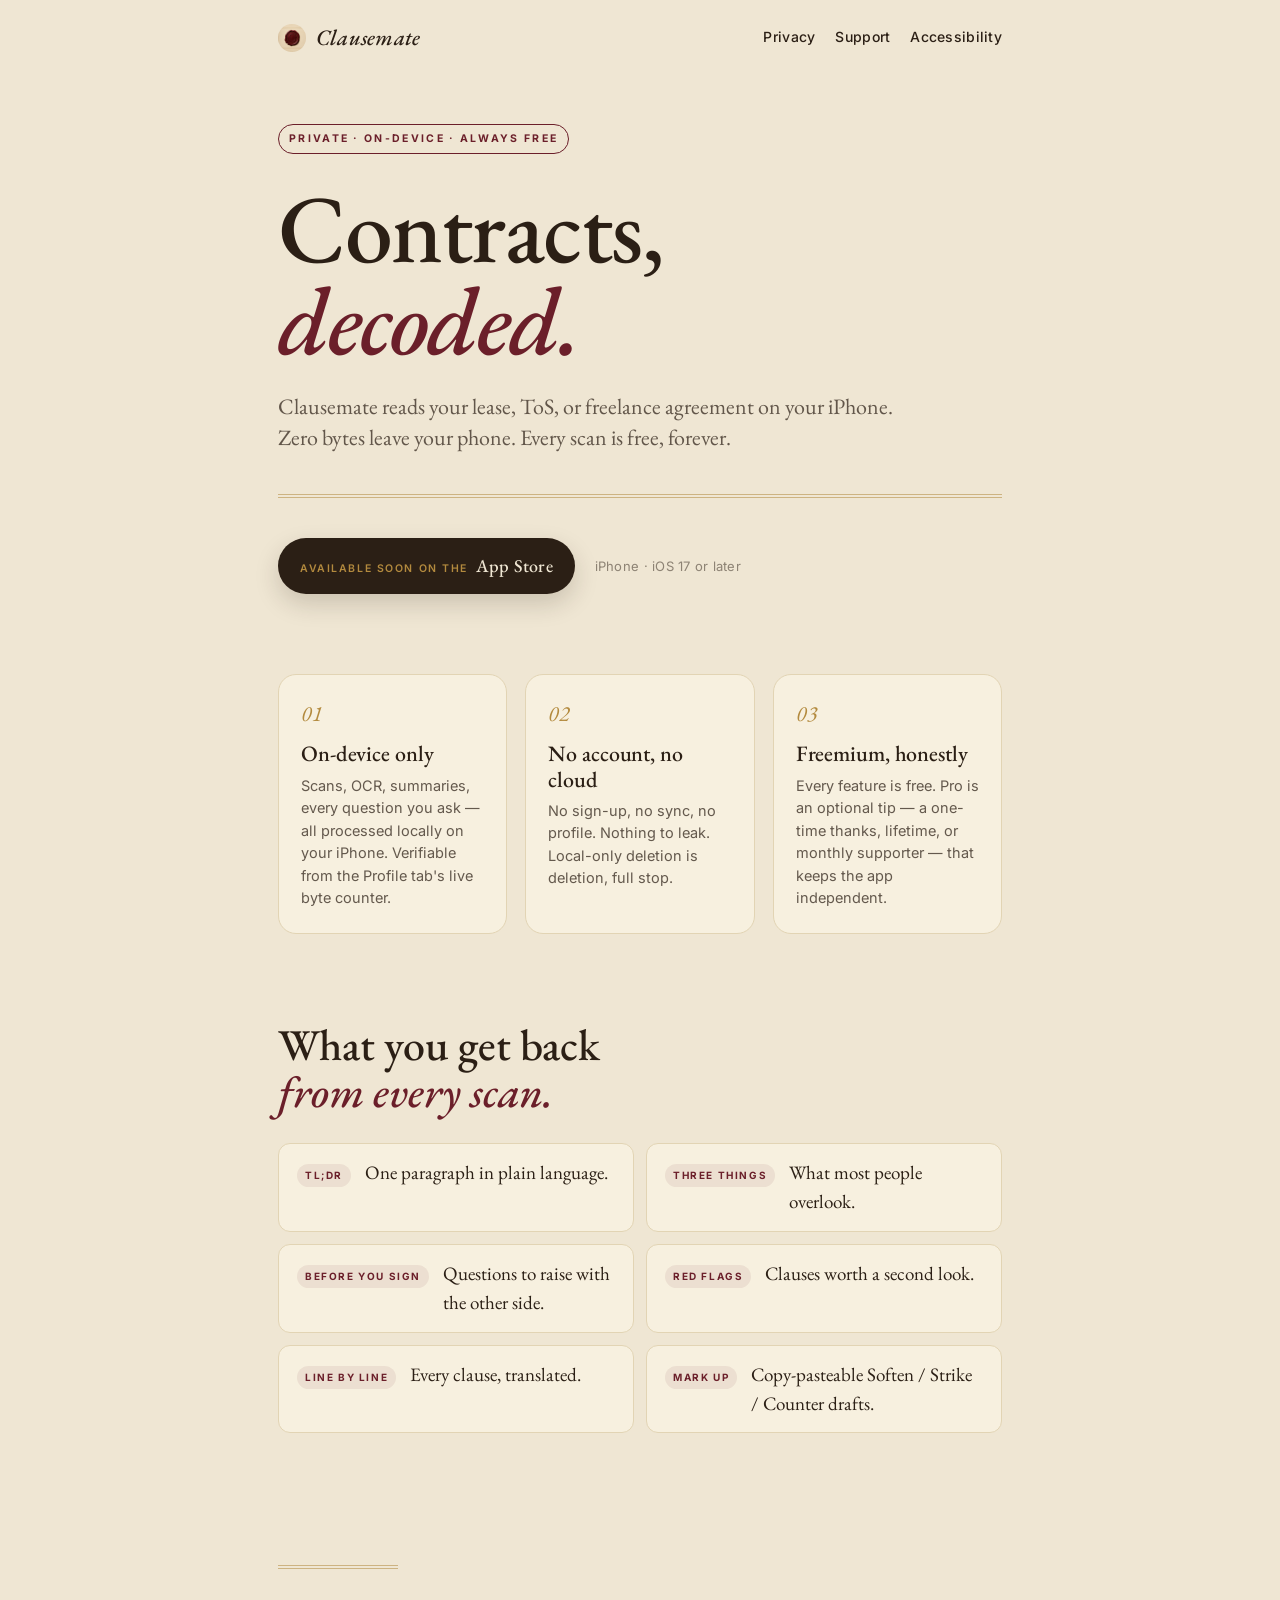
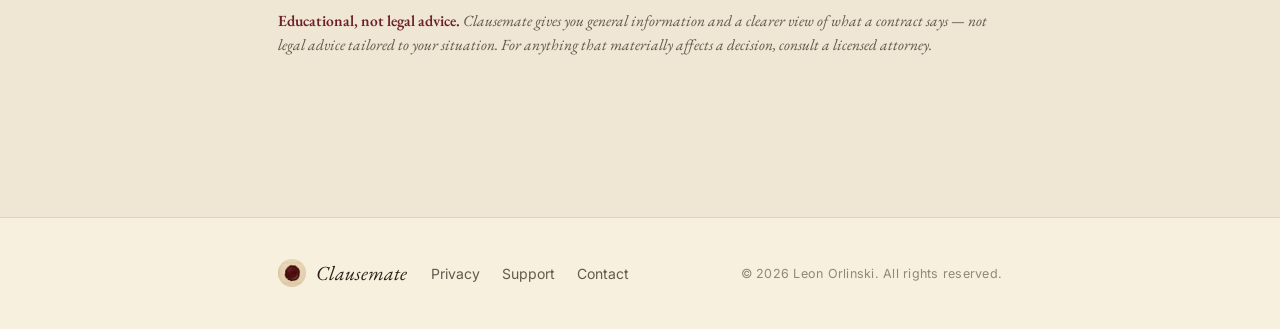
<file: index.html>
<!doctype html>
<html lang="en">
<head>
  <meta charset="utf-8">
  <meta name="viewport" content="width=device-width, initial-scale=1">
  <title>Clausemate — Contracts, decoded.</title>
  <meta name="description" content="Clausemate reads your lease, ToS, or freelance contract on-device. Zero bytes leave your phone. Every scan is free.">
  <link rel="icon" type="image/png" href="assets/icon.png">
  <link rel="apple-touch-icon" href="assets/icon.png">
  <link rel="preconnect" href="https://fonts.googleapis.com">
  <link rel="preconnect" href="https://fonts.gstatic.com" crossorigin>
  <link href="https://fonts.googleapis.com/css2?family=EB+Garamond:ital,wght@0,400;0,500;0,600;1,400&family=Inter:wght@400;500;600&display=swap" rel="stylesheet">
  <link rel="stylesheet" href="style.css">
</head>
<body>

  <header class="topbar">
    <div class="wrap">
      <a href="/" class="brand">
        <img src="assets/icon.png" alt="" class="seal-sm">
        <span class="brand-name">Clausemate</span>
      </a>
      <nav class="topnav">
        <a href="privacy.html">Privacy</a>
        <a href="support.html">Support</a>
        <a href="accessibility.html">Accessibility</a>
      </nav>
    </div>
  </header>

  <main>
    <section class="hero wrap">
      <span class="kicker">PRIVATE · ON-DEVICE · ALWAYS FREE</span>
      <h1 class="display">Contracts,<br><em>decoded.</em></h1>
      <p class="lede">
        Clausemate reads your lease, ToS, or freelance agreement on your iPhone.
        Zero bytes leave your phone. Every scan is free, forever.
      </p>
      <div class="rule"></div>
      <div class="cta-row">
        <a href="#" class="appstore" aria-label="Download on the App Store">
          <span class="appstore-caption">Available soon on the</span>
          <span class="appstore-name">App&nbsp;Store</span>
        </a>
        <span class="cta-note">iPhone · iOS&nbsp;17&nbsp;or&nbsp;later</span>
      </div>
    </section>

    <section class="promises wrap">
      <article class="promise">
        <span class="promise-num">01</span>
        <h3>On-device only</h3>
        <p>Scans, OCR, summaries, every question you ask — all processed locally on your iPhone. Verifiable from the Profile tab's live byte counter.</p>
      </article>
      <article class="promise">
        <span class="promise-num">02</span>
        <h3>No account, no cloud</h3>
        <p>No sign-up, no sync, no profile. Nothing to leak. Local-only deletion is deletion, full stop.</p>
      </article>
      <article class="promise">
        <span class="promise-num">03</span>
        <h3>Freemium, honestly</h3>
        <p>Every feature is free. Pro is an optional tip — a one-time thanks, lifetime, or monthly supporter — that keeps the app independent.</p>
      </article>
    </section>

    <section class="what wrap">
      <h2 class="display-sm">What you get back<br><em>from every scan.</em></h2>
      <ul class="what-list">
        <li><span class="what-tag">TL;DR</span> One paragraph in plain language.</li>
        <li><span class="what-tag">THREE THINGS</span> What most people overlook.</li>
        <li><span class="what-tag">BEFORE YOU SIGN</span> Questions to raise with the other side.</li>
        <li><span class="what-tag">RED FLAGS</span> Clauses worth a second look.</li>
        <li><span class="what-tag">LINE BY LINE</span> Every clause, translated.</li>
        <li><span class="what-tag">MARK UP</span> Copy-pasteable Soften / Strike / Counter drafts.</li>
      </ul>
    </section>

    <section class="disclaimer wrap">
      <div class="rule short"></div>
      <p>
        <strong>Educational, not legal advice.</strong> Clausemate gives you general information and a clearer view of what a contract says — not legal advice tailored to your situation. For anything that materially affects a decision, consult a licensed attorney.
      </p>
    </section>
  </main>

  <footer class="site-footer">
    <div class="wrap foot-wrap">
      <div class="foot-mark">
        <img src="assets/icon.png" alt="" class="seal-sm">
        <span>Clausemate</span>
      </div>
      <nav class="foot-links">
        <a href="privacy.html">Privacy</a>
        <a href="support.html">Support</a>
        <a href="mailto:89leon@gmail.com">Contact</a>
      </nav>
      <p class="copyright">© 2026 Leon Orlinski. All rights reserved.</p>
    </div>
  </footer>

</body>
</html>
</file>
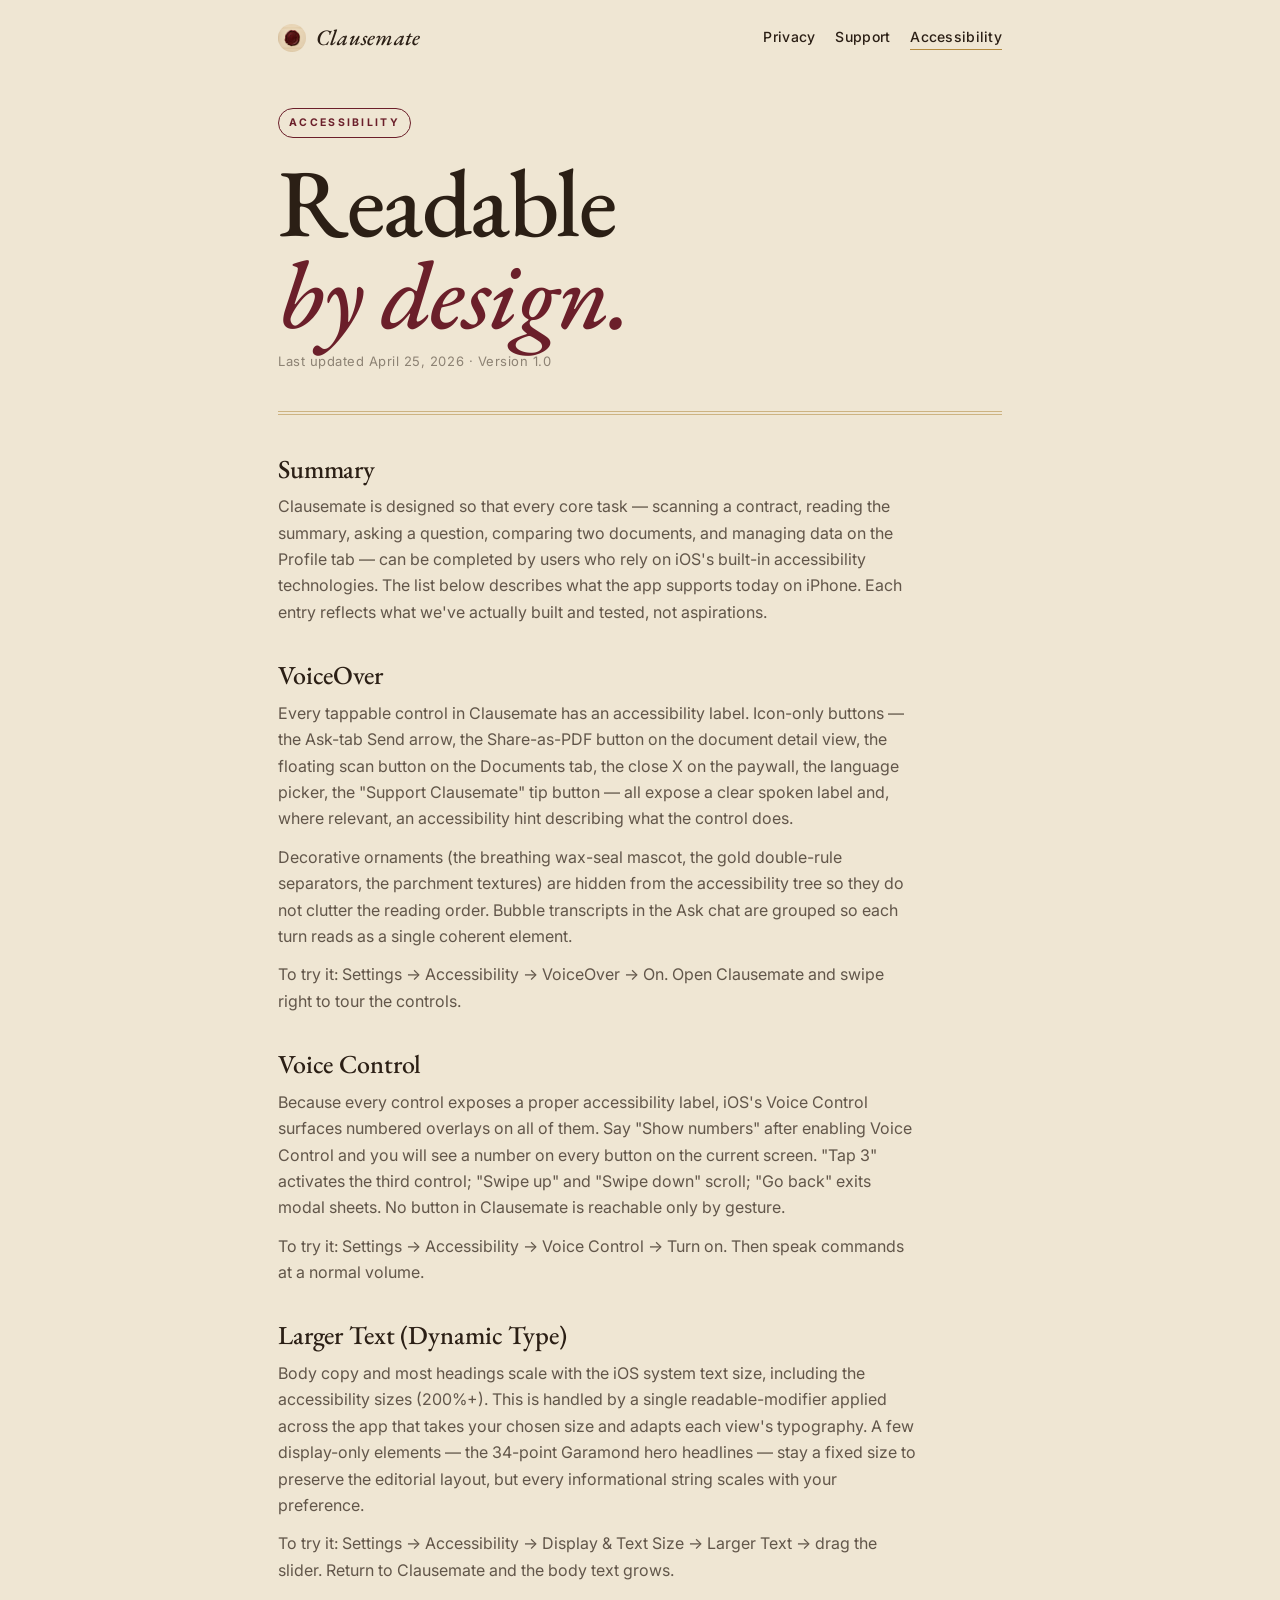
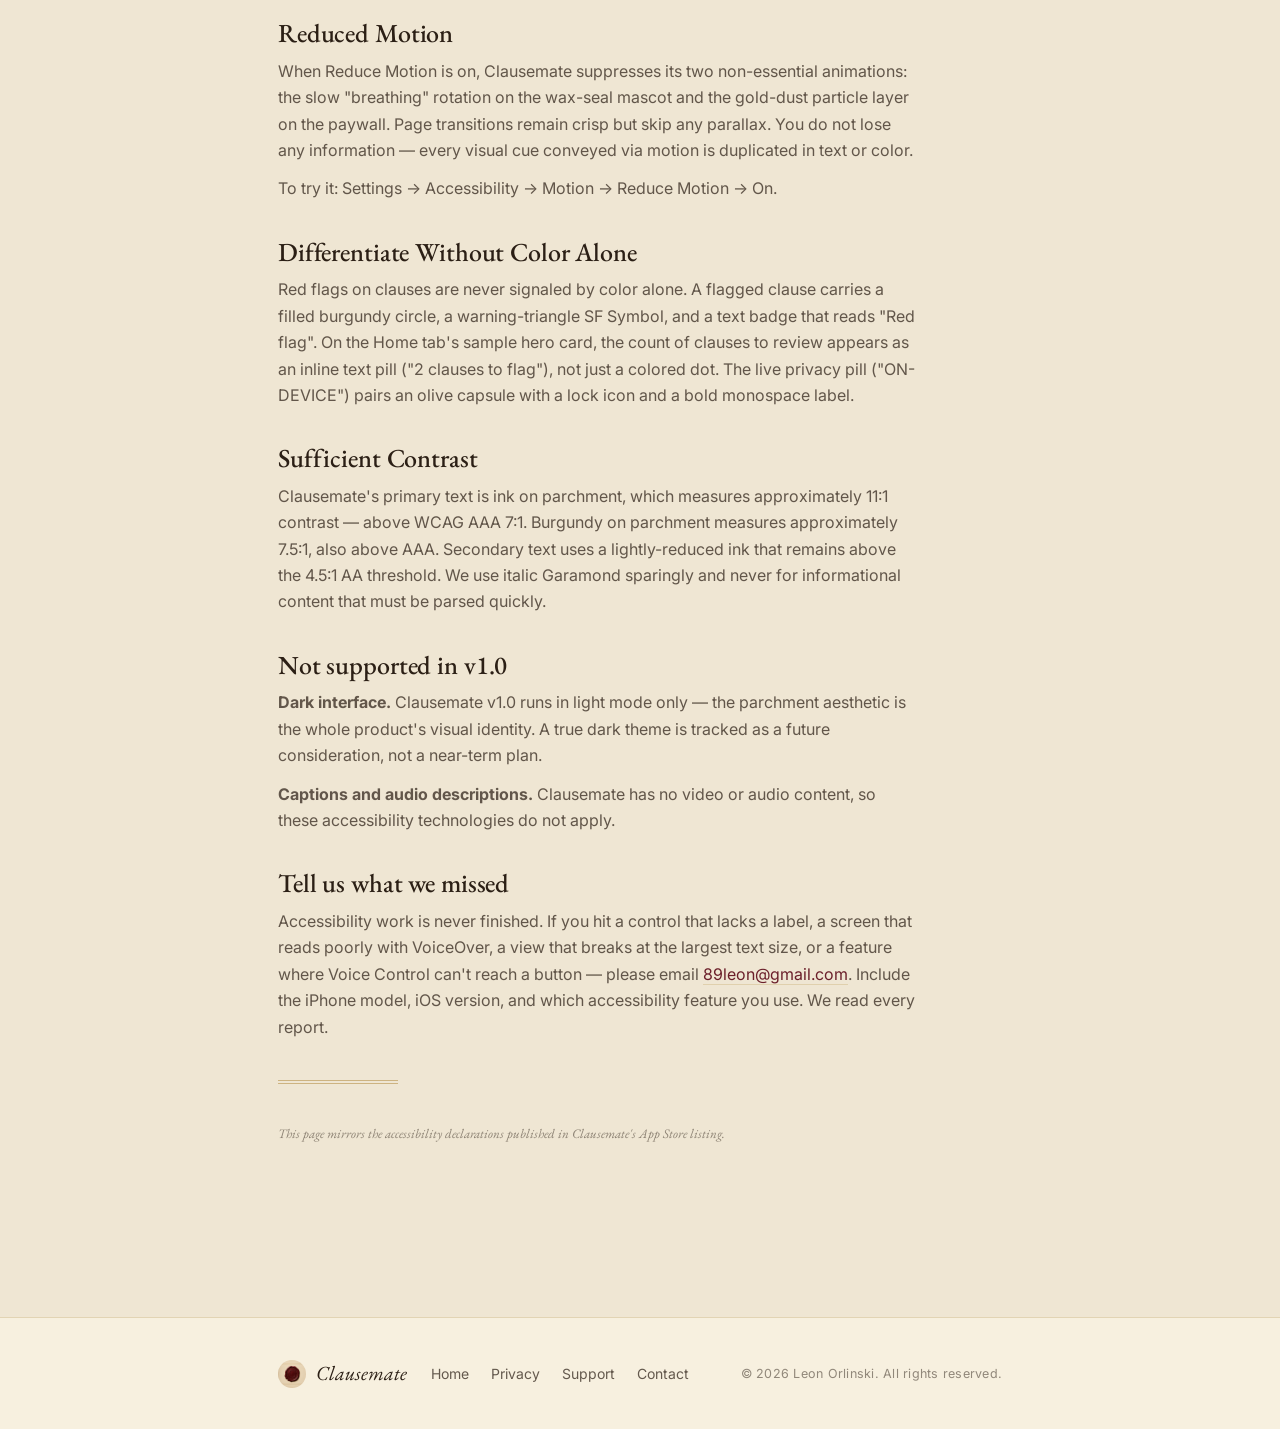
<file: accessibility.html>
<!doctype html>
<html lang="en">
<head>
  <meta charset="utf-8">
  <meta name="viewport" content="width=device-width, initial-scale=1">
  <title>Accessibility · Clausemate</title>
  <meta name="description" content="Clausemate on iPhone supports VoiceOver, Voice Control, Dynamic Type, Reduced Motion, Differentiate Without Color Alone, and Sufficient Contrast.">
  <link rel="icon" type="image/png" href="assets/icon.png">
  <link rel="preconnect" href="https://fonts.googleapis.com">
  <link rel="preconnect" href="https://fonts.gstatic.com" crossorigin>
  <link href="https://fonts.googleapis.com/css2?family=EB+Garamond:ital,wght@0,400;0,500;0,600;1,400&family=Inter:wght@400;500;600&display=swap" rel="stylesheet">
  <link rel="stylesheet" href="style.css">
</head>
<body>

  <header class="topbar">
    <div class="wrap">
      <a href="/" class="brand">
        <img src="assets/icon.png" alt="" class="seal-sm">
        <span class="brand-name">Clausemate</span>
      </a>
      <nav class="topnav">
        <a href="privacy.html">Privacy</a>
        <a href="support.html">Support</a>
        <a href="accessibility.html" aria-current="page">Accessibility</a>
      </nav>
    </div>
  </header>

  <main class="doc wrap">
    <span class="kicker">ACCESSIBILITY</span>
    <h1 class="display">Readable<br><em>by design.</em></h1>
    <p class="doc-meta">Last updated April 25, 2026 · Version 1.0</p>

    <div class="rule"></div>

    <section class="doc-section">
      <h2>Summary</h2>
      <p>Clausemate is designed so that every core task — scanning a contract, reading the summary, asking a question, comparing two documents, and managing data on the Profile tab — can be completed by users who rely on iOS's built-in accessibility technologies. The list below describes what the app supports today on iPhone. Each entry reflects what we've actually built and tested, not aspirations.</p>
    </section>

    <section class="doc-section">
      <h2>VoiceOver</h2>
      <p>Every tappable control in Clausemate has an accessibility label. Icon-only buttons — the Ask-tab Send arrow, the Share-as-PDF button on the document detail view, the floating scan button on the Documents tab, the close X on the paywall, the language picker, the "Support Clausemate" tip button — all expose a clear spoken label and, where relevant, an accessibility hint describing what the control does.</p>
      <p>Decorative ornaments (the breathing wax-seal mascot, the gold double-rule separators, the parchment textures) are hidden from the accessibility tree so they do not clutter the reading order. Bubble transcripts in the Ask chat are grouped so each turn reads as a single coherent element.</p>
      <p>To try it: Settings → Accessibility → VoiceOver → On. Open Clausemate and swipe right to tour the controls.</p>
    </section>

    <section class="doc-section">
      <h2>Voice Control</h2>
      <p>Because every control exposes a proper accessibility label, iOS's Voice Control surfaces numbered overlays on all of them. Say "Show numbers" after enabling Voice Control and you will see a number on every button on the current screen. "Tap 3" activates the third control; "Swipe up" and "Swipe down" scroll; "Go back" exits modal sheets. No button in Clausemate is reachable only by gesture.</p>
      <p>To try it: Settings → Accessibility → Voice Control → Turn on. Then speak commands at a normal volume.</p>
    </section>

    <section class="doc-section">
      <h2>Larger Text (Dynamic Type)</h2>
      <p>Body copy and most headings scale with the iOS system text size, including the accessibility sizes (200%+). This is handled by a single readable-modifier applied across the app that takes your chosen size and adapts each view's typography. A few display-only elements — the 34-point Garamond hero headlines — stay a fixed size to preserve the editorial layout, but every informational string scales with your preference.</p>
      <p>To try it: Settings → Accessibility → Display & Text Size → Larger Text → drag the slider. Return to Clausemate and the body text grows.</p>
    </section>

    <section class="doc-section">
      <h2>Reduced Motion</h2>
      <p>When Reduce Motion is on, Clausemate suppresses its two non-essential animations: the slow "breathing" rotation on the wax-seal mascot and the gold-dust particle layer on the paywall. Page transitions remain crisp but skip any parallax. You do not lose any information — every visual cue conveyed via motion is duplicated in text or color.</p>
      <p>To try it: Settings → Accessibility → Motion → Reduce Motion → On.</p>
    </section>

    <section class="doc-section">
      <h2>Differentiate Without Color Alone</h2>
      <p>Red flags on clauses are never signaled by color alone. A flagged clause carries a filled burgundy circle, a warning-triangle SF Symbol, and a text badge that reads "Red flag". On the Home tab's sample hero card, the count of clauses to review appears as an inline text pill ("2 clauses to flag"), not just a colored dot. The live privacy pill ("ON-DEVICE") pairs an olive capsule with a lock icon and a bold monospace label.</p>
    </section>

    <section class="doc-section">
      <h2>Sufficient Contrast</h2>
      <p>Clausemate's primary text is ink on parchment, which measures approximately 11:1 contrast — above WCAG AAA 7:1. Burgundy on parchment measures approximately 7.5:1, also above AAA. Secondary text uses a lightly-reduced ink that remains above the 4.5:1 AA threshold. We use italic Garamond sparingly and never for informational content that must be parsed quickly.</p>
    </section>

    <section class="doc-section">
      <h2>Not supported in v1.0</h2>
      <p><strong>Dark interface.</strong> Clausemate v1.0 runs in light mode only — the parchment aesthetic is the whole product's visual identity. A true dark theme is tracked as a future consideration, not a near-term plan.</p>
      <p><strong>Captions and audio descriptions.</strong> Clausemate has no video or audio content, so these accessibility technologies do not apply.</p>
    </section>

    <section class="doc-section">
      <h2>Tell us what we missed</h2>
      <p>Accessibility work is never finished. If you hit a control that lacks a label, a screen that reads poorly with VoiceOver, a view that breaks at the largest text size, or a feature where Voice Control can't reach a button — please email <a href="mailto:89leon@gmail.com?subject=Clausemate%20accessibility">89leon@gmail.com</a>. Include the iPhone model, iOS version, and which accessibility feature you use. We read every report.</p>
    </section>

    <div class="rule short"></div>
    <p class="doc-foot">This page mirrors the accessibility declarations published in Clausemate's App Store listing.</p>
  </main>

  <footer class="site-footer">
    <div class="wrap foot-wrap">
      <div class="foot-mark">
        <img src="assets/icon.png" alt="" class="seal-sm">
        <span>Clausemate</span>
      </div>
      <nav class="foot-links">
        <a href="/">Home</a>
        <a href="privacy.html">Privacy</a>
        <a href="support.html">Support</a>
        <a href="mailto:89leon@gmail.com">Contact</a>
      </nav>
      <p class="copyright">© 2026 Leon Orlinski. All rights reserved.</p>
    </div>
  </footer>

</body>
</html>
</file>
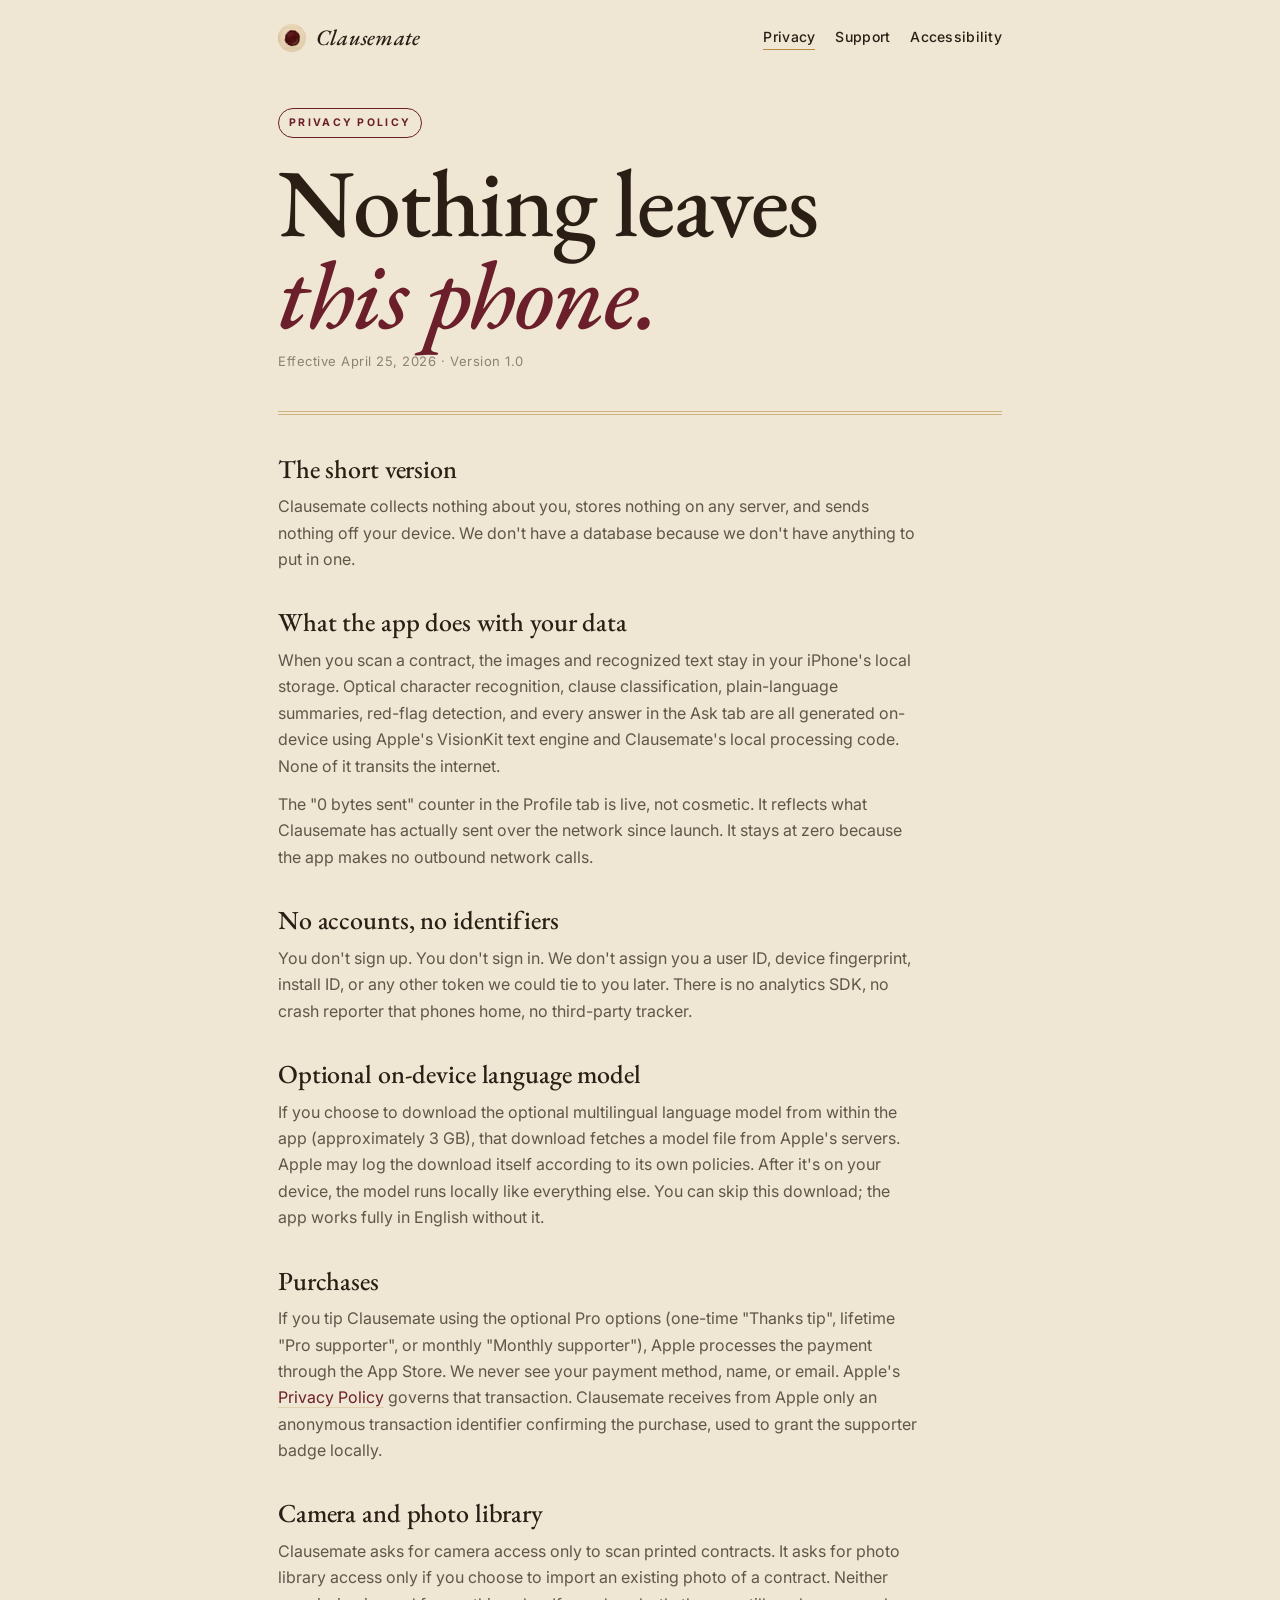
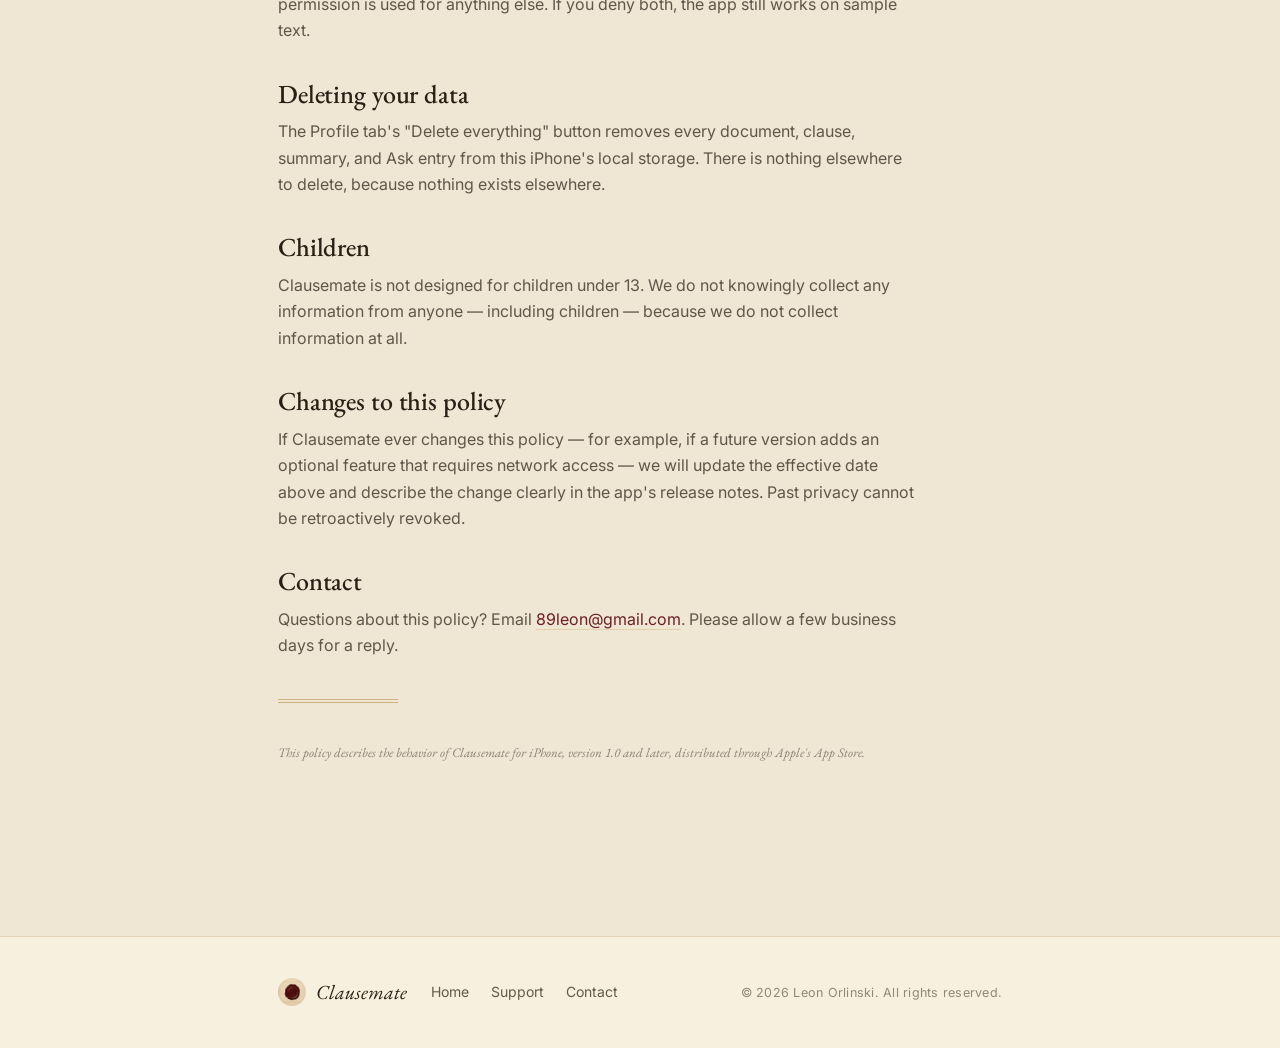
<file: privacy.html>
<!doctype html>
<html lang="en">
<head>
  <meta charset="utf-8">
  <meta name="viewport" content="width=device-width, initial-scale=1">
  <title>Privacy · Clausemate</title>
  <meta name="description" content="Clausemate does not collect any personal data. Every scan, summary, and question is processed on your iPhone. Zero bytes leave the device.">
  <link rel="icon" type="image/png" href="assets/icon.png">
  <link rel="preconnect" href="https://fonts.googleapis.com">
  <link rel="preconnect" href="https://fonts.gstatic.com" crossorigin>
  <link href="https://fonts.googleapis.com/css2?family=EB+Garamond:ital,wght@0,400;0,500;0,600;1,400&family=Inter:wght@400;500;600&display=swap" rel="stylesheet">
  <link rel="stylesheet" href="style.css">
</head>
<body>

  <header class="topbar">
    <div class="wrap">
      <a href="/" class="brand">
        <img src="assets/icon.png" alt="" class="seal-sm">
        <span class="brand-name">Clausemate</span>
      </a>
      <nav class="topnav">
        <a href="privacy.html" aria-current="page">Privacy</a>
        <a href="support.html">Support</a>
        <a href="accessibility.html">Accessibility</a>
      </nav>
    </div>
  </header>

  <main class="doc wrap">
    <span class="kicker">PRIVACY POLICY</span>
    <h1 class="display">Nothing leaves<br><em>this phone.</em></h1>
    <p class="doc-meta">Effective April 25, 2026 · Version 1.0</p>

    <div class="rule"></div>

    <section class="doc-section">
      <h2>The short version</h2>
      <p>Clausemate collects nothing about you, stores nothing on any server, and sends nothing off your device. We don't have a database because we don't have anything to put in one.</p>
    </section>

    <section class="doc-section">
      <h2>What the app does with your data</h2>
      <p>When you scan a contract, the images and recognized text stay in your iPhone's local storage. Optical character recognition, clause classification, plain-language summaries, red-flag detection, and every answer in the Ask tab are all generated on-device using Apple's VisionKit text engine and Clausemate's local processing code. None of it transits the internet.</p>
      <p>The "0 bytes sent" counter in the Profile tab is live, not cosmetic. It reflects what Clausemate has actually sent over the network since launch. It stays at zero because the app makes no outbound network calls.</p>
    </section>

    <section class="doc-section">
      <h2>No accounts, no identifiers</h2>
      <p>You don't sign up. You don't sign in. We don't assign you a user ID, device fingerprint, install ID, or any other token we could tie to you later. There is no analytics SDK, no crash reporter that phones home, no third-party tracker.</p>
    </section>

    <section class="doc-section">
      <h2>Optional on-device language model</h2>
      <p>If you choose to download the optional multilingual language model from within the app (approximately 3 GB), that download fetches a model file from Apple's servers. Apple may log the download itself according to its own policies. After it's on your device, the model runs locally like everything else. You can skip this download; the app works fully in English without it.</p>
    </section>

    <section class="doc-section">
      <h2>Purchases</h2>
      <p>If you tip Clausemate using the optional Pro options (one-time "Thanks tip", lifetime "Pro supporter", or monthly "Monthly supporter"), Apple processes the payment through the App Store. We never see your payment method, name, or email. Apple's <a href="https://www.apple.com/legal/privacy/">Privacy Policy</a> governs that transaction. Clausemate receives from Apple only an anonymous transaction identifier confirming the purchase, used to grant the supporter badge locally.</p>
    </section>

    <section class="doc-section">
      <h2>Camera and photo library</h2>
      <p>Clausemate asks for camera access only to scan printed contracts. It asks for photo library access only if you choose to import an existing photo of a contract. Neither permission is used for anything else. If you deny both, the app still works on sample text.</p>
    </section>

    <section class="doc-section">
      <h2>Deleting your data</h2>
      <p>The Profile tab's "Delete everything" button removes every document, clause, summary, and Ask entry from this iPhone's local storage. There is nothing elsewhere to delete, because nothing exists elsewhere.</p>
    </section>

    <section class="doc-section">
      <h2>Children</h2>
      <p>Clausemate is not designed for children under 13. We do not knowingly collect any information from anyone — including children — because we do not collect information at all.</p>
    </section>

    <section class="doc-section">
      <h2>Changes to this policy</h2>
      <p>If Clausemate ever changes this policy — for example, if a future version adds an optional feature that requires network access — we will update the effective date above and describe the change clearly in the app's release notes. Past privacy cannot be retroactively revoked.</p>
    </section>

    <section class="doc-section">
      <h2>Contact</h2>
      <p>Questions about this policy? Email <a href="mailto:89leon@gmail.com">89leon@gmail.com</a>. Please allow a few business days for a reply.</p>
    </section>

    <div class="rule short"></div>
    <p class="doc-foot">This policy describes the behavior of Clausemate for iPhone, version 1.0 and later, distributed through Apple's App Store.</p>
  </main>

  <footer class="site-footer">
    <div class="wrap foot-wrap">
      <div class="foot-mark">
        <img src="assets/icon.png" alt="" class="seal-sm">
        <span>Clausemate</span>
      </div>
      <nav class="foot-links">
        <a href="/">Home</a>
        <a href="support.html">Support</a>
        <a href="mailto:89leon@gmail.com">Contact</a>
      </nav>
      <p class="copyright">© 2026 Leon Orlinski. All rights reserved.</p>
    </div>
  </footer>

</body>
</html>
</file>
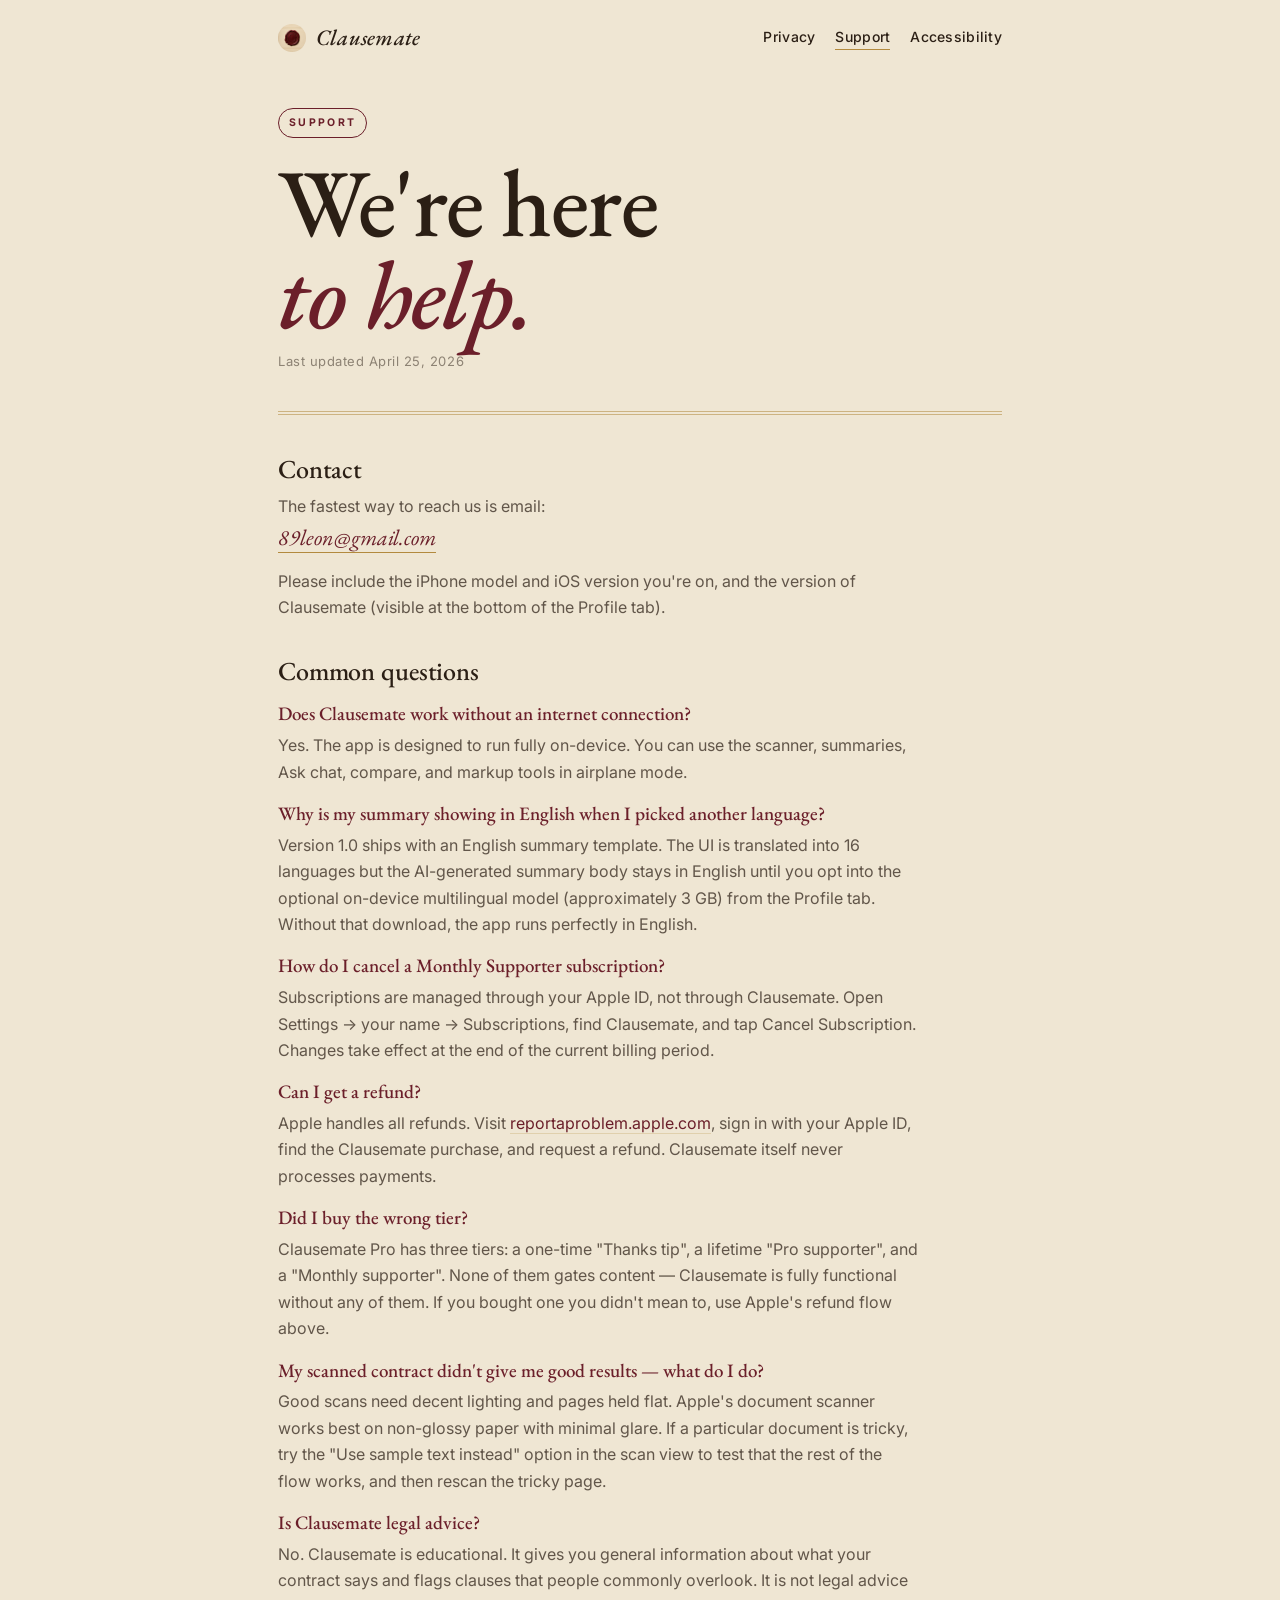
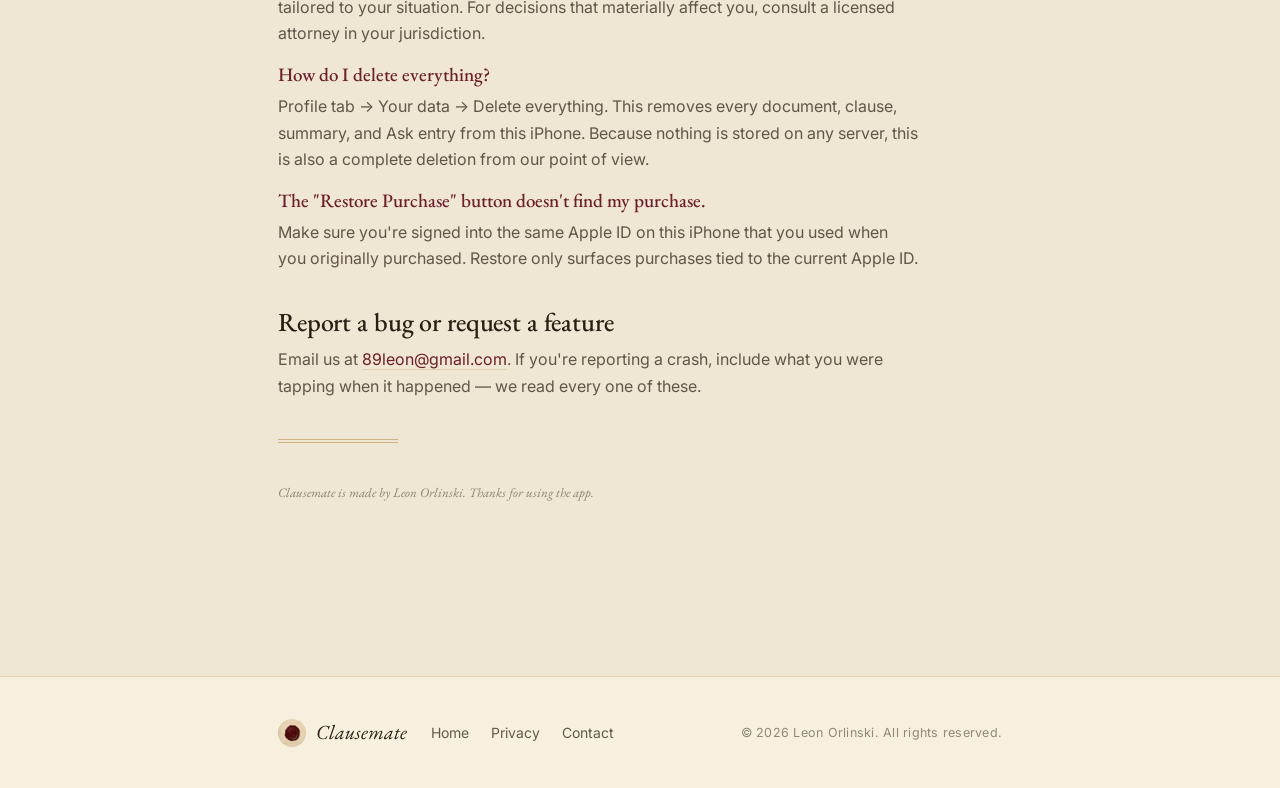
<file: support.html>
<!doctype html>
<html lang="en">
<head>
  <meta charset="utf-8">
  <meta name="viewport" content="width=device-width, initial-scale=1">
  <title>Support · Clausemate</title>
  <meta name="description" content="Support for Clausemate iPhone app. Common questions, troubleshooting, and how to contact us.">
  <link rel="icon" type="image/png" href="assets/icon.png">
  <link rel="preconnect" href="https://fonts.googleapis.com">
  <link rel="preconnect" href="https://fonts.gstatic.com" crossorigin>
  <link href="https://fonts.googleapis.com/css2?family=EB+Garamond:ital,wght@0,400;0,500;0,600;1,400&family=Inter:wght@400;500;600&display=swap" rel="stylesheet">
  <link rel="stylesheet" href="style.css">
</head>
<body>

  <header class="topbar">
    <div class="wrap">
      <a href="/" class="brand">
        <img src="assets/icon.png" alt="" class="seal-sm">
        <span class="brand-name">Clausemate</span>
      </a>
      <nav class="topnav">
        <a href="privacy.html">Privacy</a>
        <a href="support.html" aria-current="page">Support</a>
        <a href="accessibility.html">Accessibility</a>
      </nav>
    </div>
  </header>

  <main class="doc wrap">
    <span class="kicker">SUPPORT</span>
    <h1 class="display">We're here<br><em>to help.</em></h1>
    <p class="doc-meta">Last updated April 25, 2026</p>

    <div class="rule"></div>

    <section class="doc-section">
      <h2>Contact</h2>
      <p>The fastest way to reach us is email:<br>
      <a class="big-link" href="mailto:89leon@gmail.com?subject=Clausemate%20support">89leon@gmail.com</a></p>
      <p>Please include the iPhone model and iOS version you're on, and the version of Clausemate (visible at the bottom of the Profile tab).</p>
    </section>

    <section class="doc-section">
      <h2>Common questions</h2>

      <h3>Does Clausemate work without an internet connection?</h3>
      <p>Yes. The app is designed to run fully on-device. You can use the scanner, summaries, Ask chat, compare, and markup tools in airplane mode.</p>

      <h3>Why is my summary showing in English when I picked another language?</h3>
      <p>Version 1.0 ships with an English summary template. The UI is translated into 16 languages but the AI-generated summary body stays in English until you opt into the optional on-device multilingual model (approximately 3 GB) from the Profile tab. Without that download, the app runs perfectly in English.</p>

      <h3>How do I cancel a Monthly Supporter subscription?</h3>
      <p>Subscriptions are managed through your Apple ID, not through Clausemate. Open Settings → your name → Subscriptions, find Clausemate, and tap Cancel Subscription. Changes take effect at the end of the current billing period.</p>

      <h3>Can I get a refund?</h3>
      <p>Apple handles all refunds. Visit <a href="https://reportaproblem.apple.com">reportaproblem.apple.com</a>, sign in with your Apple ID, find the Clausemate purchase, and request a refund. Clausemate itself never processes payments.</p>

      <h3>Did I buy the wrong tier?</h3>
      <p>Clausemate Pro has three tiers: a one-time "Thanks tip", a lifetime "Pro supporter", and a "Monthly supporter". None of them gates content — Clausemate is fully functional without any of them. If you bought one you didn't mean to, use Apple's refund flow above.</p>

      <h3>My scanned contract didn't give me good results — what do I do?</h3>
      <p>Good scans need decent lighting and pages held flat. Apple's document scanner works best on non-glossy paper with minimal glare. If a particular document is tricky, try the "Use sample text instead" option in the scan view to test that the rest of the flow works, and then rescan the tricky page.</p>

      <h3>Is Clausemate legal advice?</h3>
      <p>No. Clausemate is educational. It gives you general information about what your contract says and flags clauses that people commonly overlook. It is not legal advice tailored to your situation. For decisions that materially affect you, consult a licensed attorney in your jurisdiction.</p>

      <h3>How do I delete everything?</h3>
      <p>Profile tab → Your data → Delete everything. This removes every document, clause, summary, and Ask entry from this iPhone. Because nothing is stored on any server, this is also a complete deletion from our point of view.</p>

      <h3>The "Restore Purchase" button doesn't find my purchase.</h3>
      <p>Make sure you're signed into the same Apple ID on this iPhone that you used when you originally purchased. Restore only surfaces purchases tied to the current Apple ID.</p>
    </section>

    <section class="doc-section">
      <h2>Report a bug or request a feature</h2>
      <p>Email us at <a href="mailto:89leon@gmail.com?subject=Clausemate%20bug%20report">89leon@gmail.com</a>. If you're reporting a crash, include what you were tapping when it happened — we read every one of these.</p>
    </section>

    <div class="rule short"></div>
    <p class="doc-foot">Clausemate is made by Leon Orlinski. Thanks for using the app.</p>
  </main>

  <footer class="site-footer">
    <div class="wrap foot-wrap">
      <div class="foot-mark">
        <img src="assets/icon.png" alt="" class="seal-sm">
        <span>Clausemate</span>
      </div>
      <nav class="foot-links">
        <a href="/">Home</a>
        <a href="privacy.html">Privacy</a>
        <a href="mailto:89leon@gmail.com">Contact</a>
      </nav>
      <p class="copyright">© 2026 Leon Orlinski. All rights reserved.</p>
    </div>
  </footer>

</body>
</html>
</file>
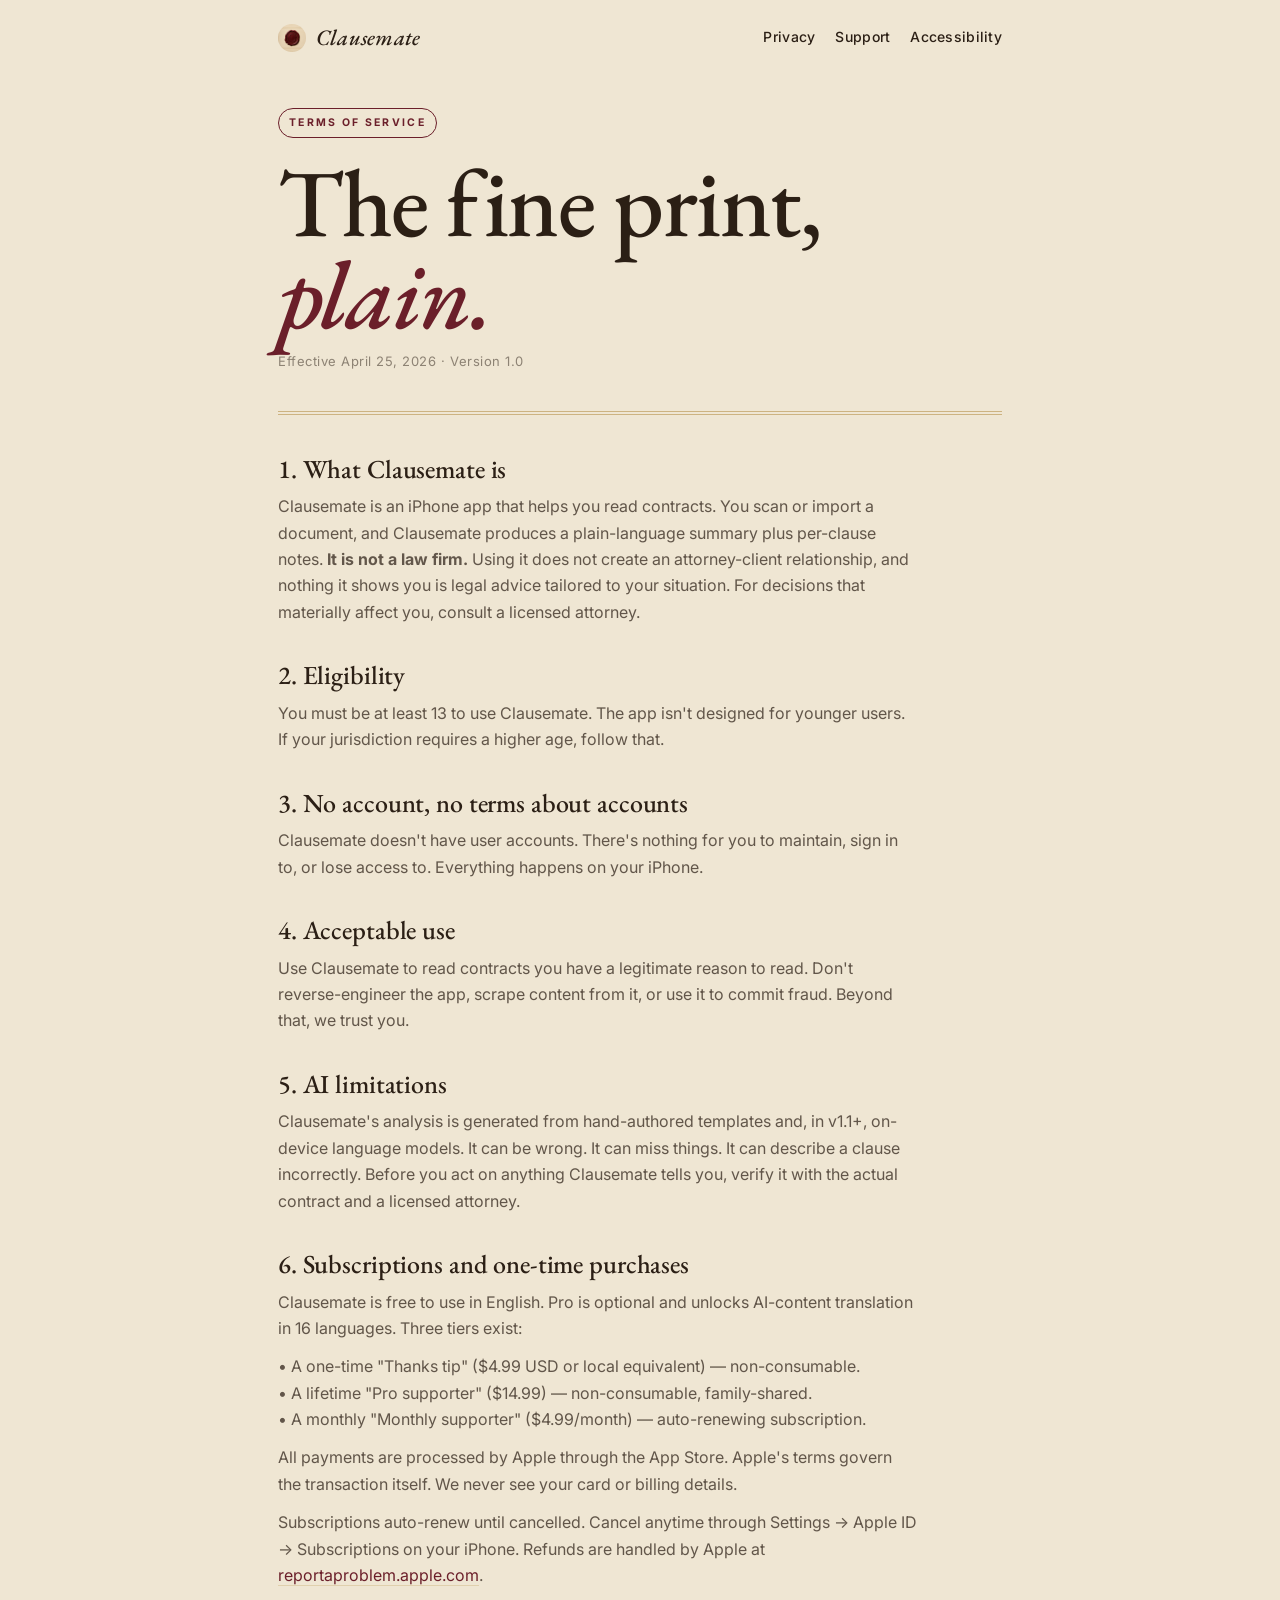
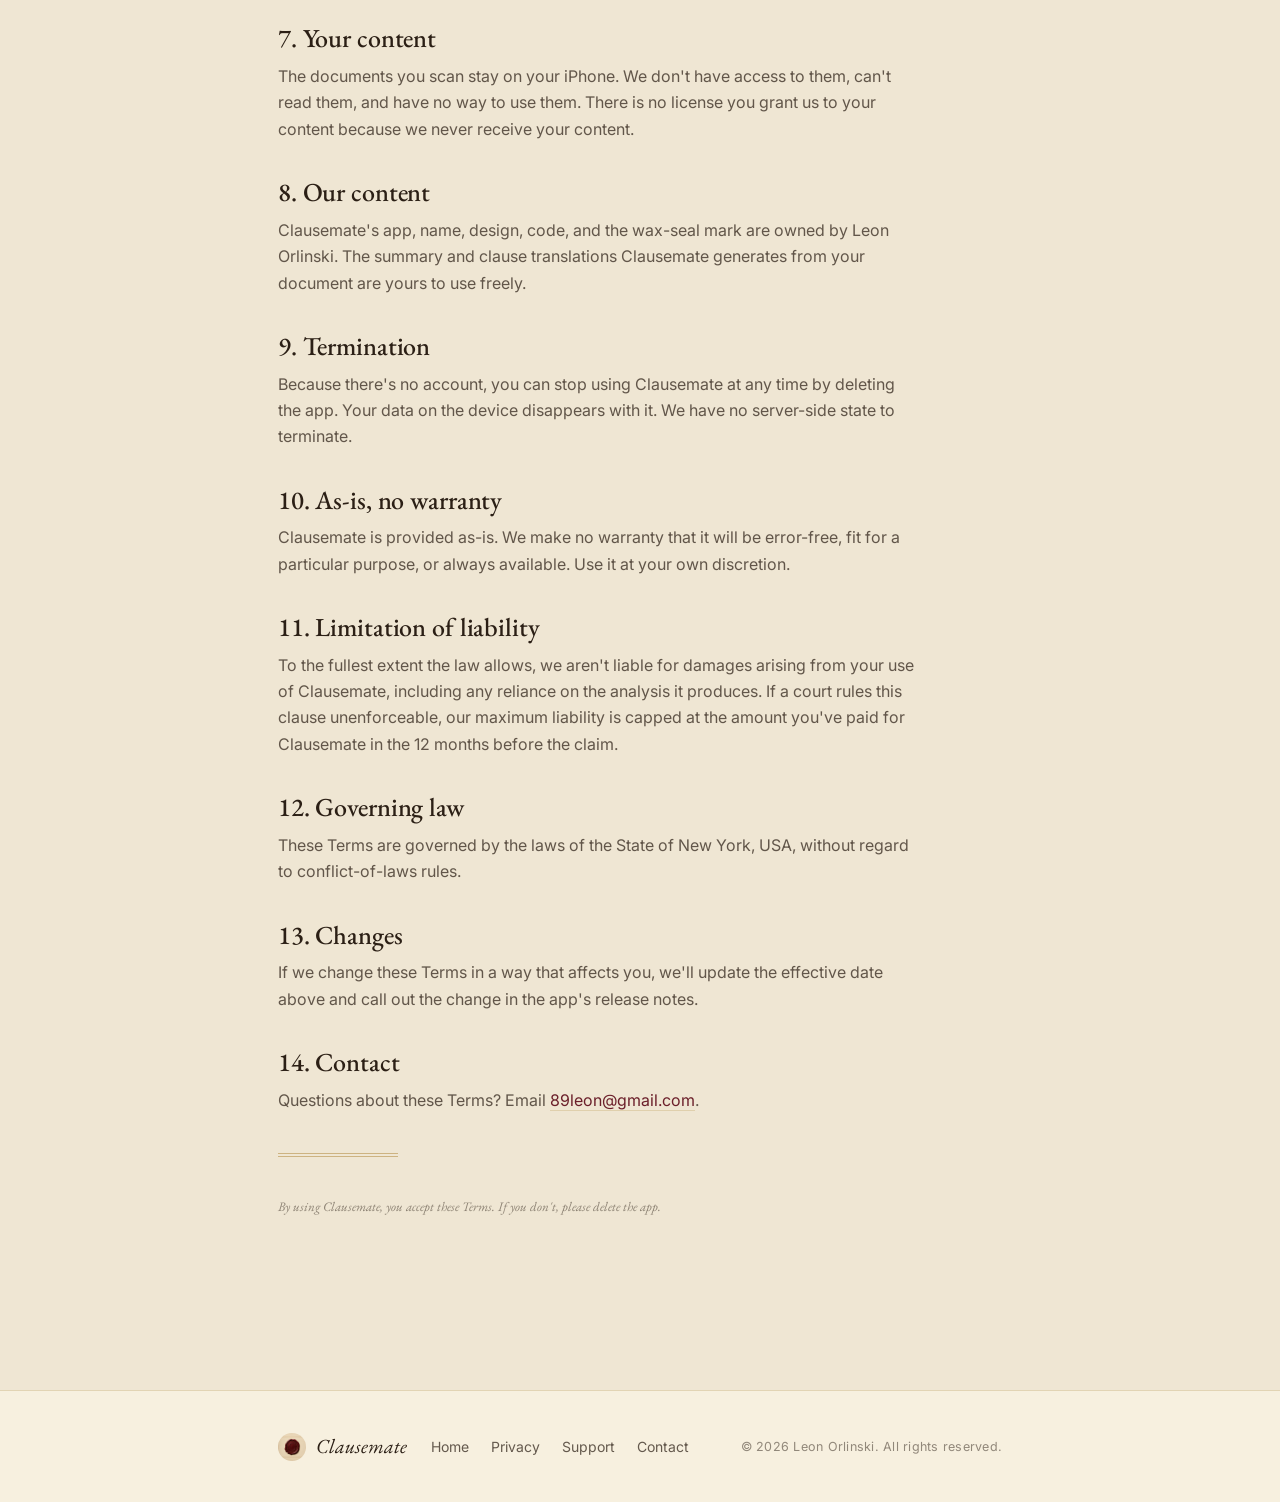
<file: terms.html>
<!doctype html>
<html lang="en">
<head>
  <meta charset="utf-8">
  <meta name="viewport" content="width=device-width, initial-scale=1">
  <title>Terms of Service · Clausemate</title>
  <meta name="description" content="Terms of service for the Clausemate iPhone app.">
  <link rel="icon" type="image/png" href="assets/icon.png">
  <link rel="preconnect" href="https://fonts.googleapis.com">
  <link rel="preconnect" href="https://fonts.gstatic.com" crossorigin>
  <link href="https://fonts.googleapis.com/css2?family=EB+Garamond:ital,wght@0,400;0,500;0,600;1,400&family=Inter:wght@400;500;600&display=swap" rel="stylesheet">
  <link rel="stylesheet" href="style.css">
</head>
<body>

  <header class="topbar">
    <div class="wrap">
      <a href="/" class="brand">
        <img src="assets/icon.png" alt="" class="seal-sm">
        <span class="brand-name">Clausemate</span>
      </a>
      <nav class="topnav">
        <a href="privacy.html">Privacy</a>
        <a href="support.html">Support</a>
        <a href="accessibility.html">Accessibility</a>
      </nav>
    </div>
  </header>

  <main class="doc wrap">
    <span class="kicker">TERMS OF SERVICE</span>
    <h1 class="display">The fine print,<br><em>plain.</em></h1>
    <p class="doc-meta">Effective April 25, 2026 · Version 1.0</p>

    <div class="rule"></div>

    <section class="doc-section">
      <h2>1. What Clausemate is</h2>
      <p>Clausemate is an iPhone app that helps you read contracts. You scan or import a document, and Clausemate produces a plain-language summary plus per-clause notes. <strong>It is not a law firm.</strong> Using it does not create an attorney-client relationship, and nothing it shows you is legal advice tailored to your situation. For decisions that materially affect you, consult a licensed attorney.</p>
    </section>

    <section class="doc-section">
      <h2>2. Eligibility</h2>
      <p>You must be at least 13 to use Clausemate. The app isn't designed for younger users. If your jurisdiction requires a higher age, follow that.</p>
    </section>

    <section class="doc-section">
      <h2>3. No account, no terms about accounts</h2>
      <p>Clausemate doesn't have user accounts. There's nothing for you to maintain, sign in to, or lose access to. Everything happens on your iPhone.</p>
    </section>

    <section class="doc-section">
      <h2>4. Acceptable use</h2>
      <p>Use Clausemate to read contracts you have a legitimate reason to read. Don't reverse-engineer the app, scrape content from it, or use it to commit fraud. Beyond that, we trust you.</p>
    </section>

    <section class="doc-section">
      <h2>5. AI limitations</h2>
      <p>Clausemate's analysis is generated from hand-authored templates and, in v1.1+, on-device language models. It can be wrong. It can miss things. It can describe a clause incorrectly. Before you act on anything Clausemate tells you, verify it with the actual contract and a licensed attorney.</p>
    </section>

    <section class="doc-section">
      <h2>6. Subscriptions and one-time purchases</h2>
      <p>Clausemate is free to use in English. Pro is optional and unlocks AI-content translation in 16 languages. Three tiers exist:</p>
      <p>• A one-time "Thanks tip" ($4.99 USD or local equivalent) — non-consumable.<br>
      • A lifetime "Pro supporter" ($14.99) — non-consumable, family-shared.<br>
      • A monthly "Monthly supporter" ($4.99/month) — auto-renewing subscription.</p>
      <p>All payments are processed by Apple through the App Store. Apple's terms govern the transaction itself. We never see your card or billing details.</p>
      <p>Subscriptions auto-renew until cancelled. Cancel anytime through Settings → Apple ID → Subscriptions on your iPhone. Refunds are handled by Apple at <a href="https://reportaproblem.apple.com">reportaproblem.apple.com</a>.</p>
    </section>

    <section class="doc-section">
      <h2>7. Your content</h2>
      <p>The documents you scan stay on your iPhone. We don't have access to them, can't read them, and have no way to use them. There is no license you grant us to your content because we never receive your content.</p>
    </section>

    <section class="doc-section">
      <h2>8. Our content</h2>
      <p>Clausemate's app, name, design, code, and the wax-seal mark are owned by Leon Orlinski. The summary and clause translations Clausemate generates from your document are yours to use freely.</p>
    </section>

    <section class="doc-section">
      <h2>9. Termination</h2>
      <p>Because there's no account, you can stop using Clausemate at any time by deleting the app. Your data on the device disappears with it. We have no server-side state to terminate.</p>
    </section>

    <section class="doc-section">
      <h2>10. As-is, no warranty</h2>
      <p>Clausemate is provided as-is. We make no warranty that it will be error-free, fit for a particular purpose, or always available. Use it at your own discretion.</p>
    </section>

    <section class="doc-section">
      <h2>11. Limitation of liability</h2>
      <p>To the fullest extent the law allows, we aren't liable for damages arising from your use of Clausemate, including any reliance on the analysis it produces. If a court rules this clause unenforceable, our maximum liability is capped at the amount you've paid for Clausemate in the 12 months before the claim.</p>
    </section>

    <section class="doc-section">
      <h2>12. Governing law</h2>
      <p>These Terms are governed by the laws of the State of New York, USA, without regard to conflict-of-laws rules.</p>
    </section>

    <section class="doc-section">
      <h2>13. Changes</h2>
      <p>If we change these Terms in a way that affects you, we'll update the effective date above and call out the change in the app's release notes.</p>
    </section>

    <section class="doc-section">
      <h2>14. Contact</h2>
      <p>Questions about these Terms? Email <a href="mailto:89leon@gmail.com">89leon@gmail.com</a>.</p>
    </section>

    <div class="rule short"></div>
    <p class="doc-foot">By using Clausemate, you accept these Terms. If you don't, please delete the app.</p>
  </main>

  <footer class="site-footer">
    <div class="wrap foot-wrap">
      <div class="foot-mark">
        <img src="assets/icon.png" alt="" class="seal-sm">
        <span>Clausemate</span>
      </div>
      <nav class="foot-links">
        <a href="/">Home</a>
        <a href="privacy.html">Privacy</a>
        <a href="support.html">Support</a>
        <a href="mailto:89leon@gmail.com">Contact</a>
      </nav>
      <p class="copyright">© 2026 Leon Orlinski. All rights reserved.</p>
    </div>
  </footer>

</body>
</html>
</file>
<file: style.css>
/* ==== Clausemate web · editorial "Deed" aesthetic ================== */

:root {
  --parchment: #EFE6D3;
  --cream:     #F7F0DF;
  --paperline: #E2D4B4;
  --ink:       #2B1F15;
  --ink-2:     rgba(43, 31, 21, 0.72);
  --ink-3:     rgba(43, 31, 21, 0.50);
  --burgundy:  #6B1F2A;
  --burgundy-soft: rgba(107, 31, 42, 0.08);
  --gold:      #B38A3E;
  --gold-soft: rgba(179, 138, 62, 0.25);

  --rule-gold: rgba(179, 138, 62, 0.55);
  --display: "EB Garamond", "Iowan Old Style", "Hoefler Text", serif;
  --body:    "Inter", -apple-system, BlinkMacSystemFont, "Segoe UI", Helvetica, Arial, sans-serif;
}

* { box-sizing: border-box; }

html, body {
  margin: 0;
  padding: 0;
  background: var(--parchment);
  color: var(--ink);
  font-family: var(--body);
  -webkit-font-smoothing: antialiased;
  -moz-osx-font-smoothing: grayscale;
  line-height: 1.55;
  font-size: 16px;
}

a {
  color: var(--burgundy);
  text-decoration: none;
  border-bottom: 1px solid var(--gold-soft);
  transition: border-color .18s ease, color .18s ease;
}
a:hover { border-color: var(--burgundy); }

.wrap {
  max-width: 780px;
  margin: 0 auto;
  padding: 0 28px;
}

/* ---- Topbar --------------------------------------------------------- */

.topbar {
  padding: 24px 0 0;
}
.topbar .wrap {
  display: flex;
  align-items: center;
  justify-content: space-between;
  gap: 16px;
}
.brand {
  display: inline-flex;
  align-items: center;
  gap: 10px;
  font-family: var(--display);
  font-style: italic;
  font-weight: 500;
  font-size: 22px;
  color: var(--ink);
  border-bottom: none;
  letter-spacing: 0.01em;
}
.brand-name { line-height: 1; }
.seal-sm {
  width: 28px; height: 28px;
  border-radius: 50%;
  object-fit: cover;
  flex: 0 0 28px;
}
.topnav {
  display: inline-flex;
  gap: 20px;
  font-size: 14px;
  font-weight: 500;
  letter-spacing: 0.02em;
}
.topnav a {
  color: var(--ink);
  border-bottom: none;
  padding-bottom: 2px;
}
.topnav a[aria-current="page"] {
  border-bottom: 1px solid var(--gold);
}

/* ---- Hero ----------------------------------------------------------- */

.hero {
  padding: 72px 28px 56px;
}
.kicker {
  display: inline-block;
  font-size: 10.5px;
  font-weight: 700;
  letter-spacing: 0.22em;
  color: var(--burgundy);
  padding: 6px 10px;
  border: 1px solid var(--burgundy);
  border-radius: 999px;
  text-transform: uppercase;
  margin-bottom: 28px;
}
.display {
  font-family: var(--display);
  font-weight: 500;
  font-size: clamp(54px, 9vw, 96px);
  line-height: 0.96;
  margin: 0 0 24px;
  letter-spacing: -0.015em;
}
.display em {
  font-style: italic;
  color: var(--burgundy);
}
.display-sm {
  font-family: var(--display);
  font-weight: 500;
  font-size: clamp(32px, 5vw, 44px);
  line-height: 1.05;
  margin: 0 0 28px;
}
.display-sm em {
  font-style: italic;
  color: var(--burgundy);
}

.lede {
  font-family: var(--display);
  font-size: clamp(18px, 2vw, 22px);
  line-height: 1.45;
  color: var(--ink-2);
  max-width: 620px;
  margin: 0 0 32px;
}

.rule {
  height: 4px;
  position: relative;
  margin: 40px 0;
  border: none;
}
.rule::before,
.rule::after {
  content: "";
  position: absolute;
  left: 0;
  right: 0;
  height: 1px;
  background: var(--rule-gold);
}
.rule::before { top: 0; }
.rule::after  { bottom: 0; }
.rule.short {
  max-width: 120px;
  margin: 40px 0;
}

.cta-row {
  display: flex;
  align-items: center;
  gap: 20px;
  flex-wrap: wrap;
}
.appstore {
  display: inline-flex;
  align-items: baseline;
  gap: 8px;
  background: var(--ink);
  color: var(--parchment);
  padding: 14px 22px;
  border-radius: 999px;
  border-bottom: none;
  font-weight: 600;
  letter-spacing: 0.01em;
  transition: transform .2s ease, box-shadow .2s ease;
  box-shadow: 0 10px 24px rgba(43, 31, 21, 0.18);
}
.appstore:hover {
  transform: translateY(-1px);
  box-shadow: 0 14px 28px rgba(43, 31, 21, 0.24);
}
.appstore-caption {
  font-size: 10.5px;
  letter-spacing: 0.15em;
  text-transform: uppercase;
  color: var(--gold);
}
.appstore-name {
  font-family: var(--display);
  font-size: 18px;
  font-weight: 500;
  letter-spacing: 0.01em;
}
.cta-note {
  font-size: 13px;
  color: var(--ink-3);
  letter-spacing: 0.02em;
}

/* ---- Promises (3 cards) -------------------------------------------- */

.promises {
  padding: 24px 28px 56px;
  display: grid;
  gap: 18px;
  grid-template-columns: 1fr;
}
@media (min-width: 720px) {
  .promises { grid-template-columns: repeat(3, 1fr); }
}
.promise {
  background: var(--cream);
  border: 1px solid var(--paperline);
  border-radius: 18px;
  padding: 22px 22px 24px;
  position: relative;
}
.promise-num {
  display: inline-block;
  font-family: var(--display);
  font-style: italic;
  color: var(--gold);
  font-size: 22px;
  margin-bottom: 10px;
}
.promise h3 {
  font-family: var(--display);
  font-weight: 500;
  font-size: 22px;
  line-height: 1.15;
  margin: 0 0 8px;
  letter-spacing: -0.005em;
}
.promise p {
  color: var(--ink-2);
  font-size: 14.5px;
  line-height: 1.55;
  margin: 0;
}

/* ---- "What you get back" list -------------------------------------- */

.what {
  padding: 32px 28px 64px;
}
.what-list {
  list-style: none;
  padding: 0;
  margin: 0;
  display: grid;
  gap: 12px;
  grid-template-columns: 1fr;
  font-family: var(--display);
  font-size: 19px;
}
@media (min-width: 720px) {
  .what-list { grid-template-columns: 1fr 1fr; }
}
.what-list li {
  padding: 14px 18px;
  border: 1px solid var(--paperline);
  border-radius: 12px;
  background: var(--cream);
  color: var(--ink);
  display: flex;
  gap: 14px;
  align-items: baseline;
}
.what-tag {
  flex: 0 0 auto;
  font-family: var(--body);
  font-size: 10px;
  font-weight: 700;
  letter-spacing: 0.16em;
  color: var(--burgundy);
  background: var(--burgundy-soft);
  padding: 4px 8px;
  border-radius: 999px;
  text-transform: uppercase;
}

/* ---- Disclaimer ----------------------------------------------------- */

.disclaimer {
  padding: 28px 28px 80px;
  font-family: var(--display);
  font-style: italic;
  font-size: 15.5px;
  color: var(--ink-2);
}
.disclaimer strong {
  font-style: normal;
  font-weight: 600;
  color: var(--burgundy);
}

/* ---- Document pages (privacy, support) ----------------------------- */

.doc {
  padding: 56px 28px 96px;
}
.doc .kicker { margin-bottom: 18px; }
.doc .display { margin-bottom: 10px; }
.doc-meta {
  color: var(--ink-3);
  font-size: 13px;
  letter-spacing: 0.04em;
  margin: 0 0 18px;
}
.doc-section {
  margin: 36px 0;
}
.doc-section h2 {
  font-family: var(--display);
  font-weight: 500;
  font-size: 26px;
  line-height: 1.1;
  margin: 0 0 10px;
  color: var(--ink);
  letter-spacing: -0.005em;
}
.doc-section h3 {
  font-family: var(--display);
  font-weight: 500;
  font-size: 19px;
  line-height: 1.2;
  margin: 18px 0 6px;
  color: var(--burgundy);
}
.doc-section p {
  color: var(--ink-2);
  font-size: 16px;
  line-height: 1.65;
  margin: 0 0 12px;
  max-width: 640px;
}
.doc-foot {
  color: var(--ink-3);
  font-size: 13px;
  font-style: italic;
  font-family: var(--display);
  margin-top: 24px;
}

.big-link {
  font-family: var(--display);
  font-style: italic;
  font-size: 22px;
  color: var(--burgundy);
  border-bottom: 1px solid var(--gold);
}

/* ---- Footer --------------------------------------------------------- */

.site-footer {
  background: var(--cream);
  border-top: 1px solid var(--paperline);
  padding: 40px 0;
  margin-top: 64px;
}
.foot-wrap {
  display: grid;
  gap: 18px;
  grid-template-columns: 1fr;
  align-items: center;
}
@media (min-width: 640px) {
  .foot-wrap {
    grid-template-columns: auto 1fr auto;
    gap: 24px;
  }
}
.foot-mark {
  display: inline-flex;
  align-items: center;
  gap: 10px;
  font-family: var(--display);
  font-style: italic;
  font-size: 20px;
  color: var(--ink);
}
.foot-links {
  display: inline-flex;
  gap: 22px;
  font-size: 14px;
}
.foot-links a {
  color: var(--ink-2);
  border-bottom: none;
}
.foot-links a:hover { color: var(--burgundy); }
.copyright {
  margin: 0;
  color: var(--ink-3);
  font-size: 12.5px;
  letter-spacing: 0.02em;
  text-align: right;
}
@media (max-width: 640px) {
  .copyright { text-align: left; }
}

/* ---- Focus states --------------------------------------------------- */

a:focus-visible,
button:focus-visible {
  outline: 2px solid var(--burgundy);
  outline-offset: 3px;
  border-radius: 4px;
}
</file>
